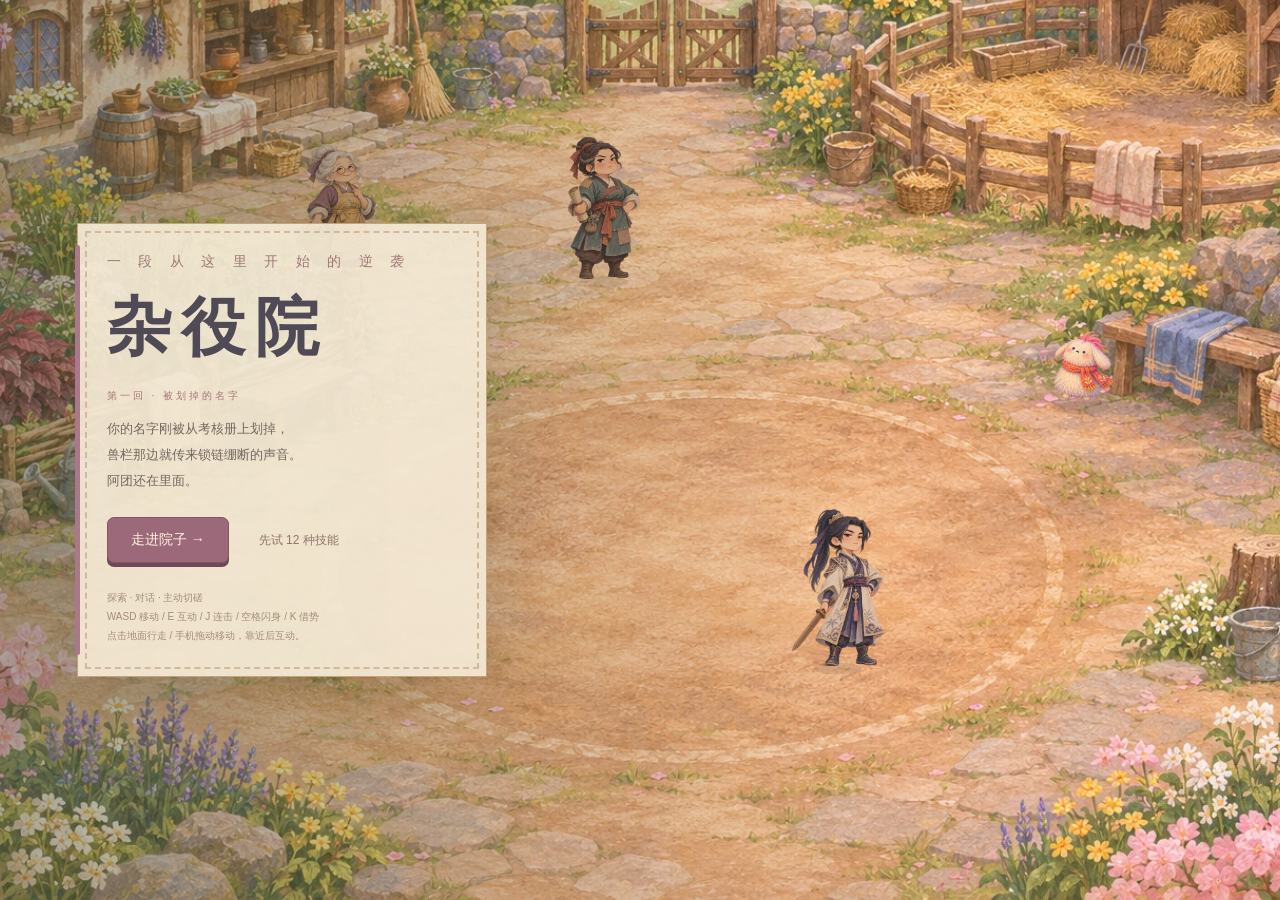
<file: index.html>
<!doctype html>
<html lang="zh-CN"><head><meta charset="utf-8"><meta name="viewport" content="width=device-width,initial-scale=1,viewport-fit=cover"><meta name="theme-color" content="#efe4cd"><meta name="description" content="一段从杂役院开始的逆袭。探索院落、结识伙伴，在亲手赢下的考核中拿回资格。"><title>杂役院 · 第一回</title><link rel="stylesheet" href="courtyard.css?v=3"></head>
<body data-mode="title"><canvas id="world" tabindex="0" aria-label="杂役院，使用 WASD 移动，E 与附近的人物或物品互动"></canvas>
<div id="loading">正在翻开这一回……</div>
<header id="hud"><div class="status paper"><img src="assets/hero-rig/standing.webp" alt="银发主角"><div><span class="small">你的身份</span><b id="identity">杂役弟子</b><div class="health-track"><i id="health"></i></div><small id="condition">身体无恙</small></div></div><div class="chapter-tag"><span>第一回</span><b>杂役院</b></div><nav><button id="journalBtn" aria-label="打开手记">手记 <kbd>Tab</kbd></button><button id="pauseBtn" aria-label="暂停">歇会儿 <kbd>Esc</kbd></button></nav></header>
<div id="enemyHud" class="paper"><small id="enemyIntent"></small><strong id="enemyName"></strong><div class="enemy-track"><i id="enemyHealth"></i></div></div>
<button id="objective" class="paper"><span id="chapterStep">院中差事</span><b id="questTitle"></b><small id="questDetail"></small></button>
<div id="toast" role="status" aria-live="polite"></div><div id="counterNotice">破绽已露 · 可以借势</div>
<div id="controls"><span id="moveHint">WASD 移动 · 靠近后 E 互动</span><button id="interactBtn" class="action interact" aria-label="与附近目标互动"><b>谈</b><span id="interactLabel">互动</span><kbd>E</kbd></button><div id="fightControls"><button id="attackBtn" class="action"><b>击</b><span>连击</span><kbd>J</kbd></button><button id="skillBtn" class="action"><b>势</b><span>未习得</span><kbd>K</kbd></button><button id="dodgeBtn" class="action"><b>避</b><span>闪身</span><kbd>空格</kbd></button></div></div>
<div id="overlay"></div><div id="dialogue" class="paper" role="dialog" aria-modal="true" aria-label="剧情对话"><div class="portrait-wrap"><img id="portrait" alt="对话人物"></div><div class="dialogue-content"><div class="speakerline"><span id="speaker"></span><small id="sceneLabel"></small></div><p id="dialogueText"></p><div id="choices"></div></div></div>
<script src="courtyard.js?v=3"></script><script src="hero-rig-data.js?v=rig1"></script><script src="hero-rig.js?v=planted2"></script><script src="tactics.js?v=1"></script><script>boot();</script></body></html>
</file>
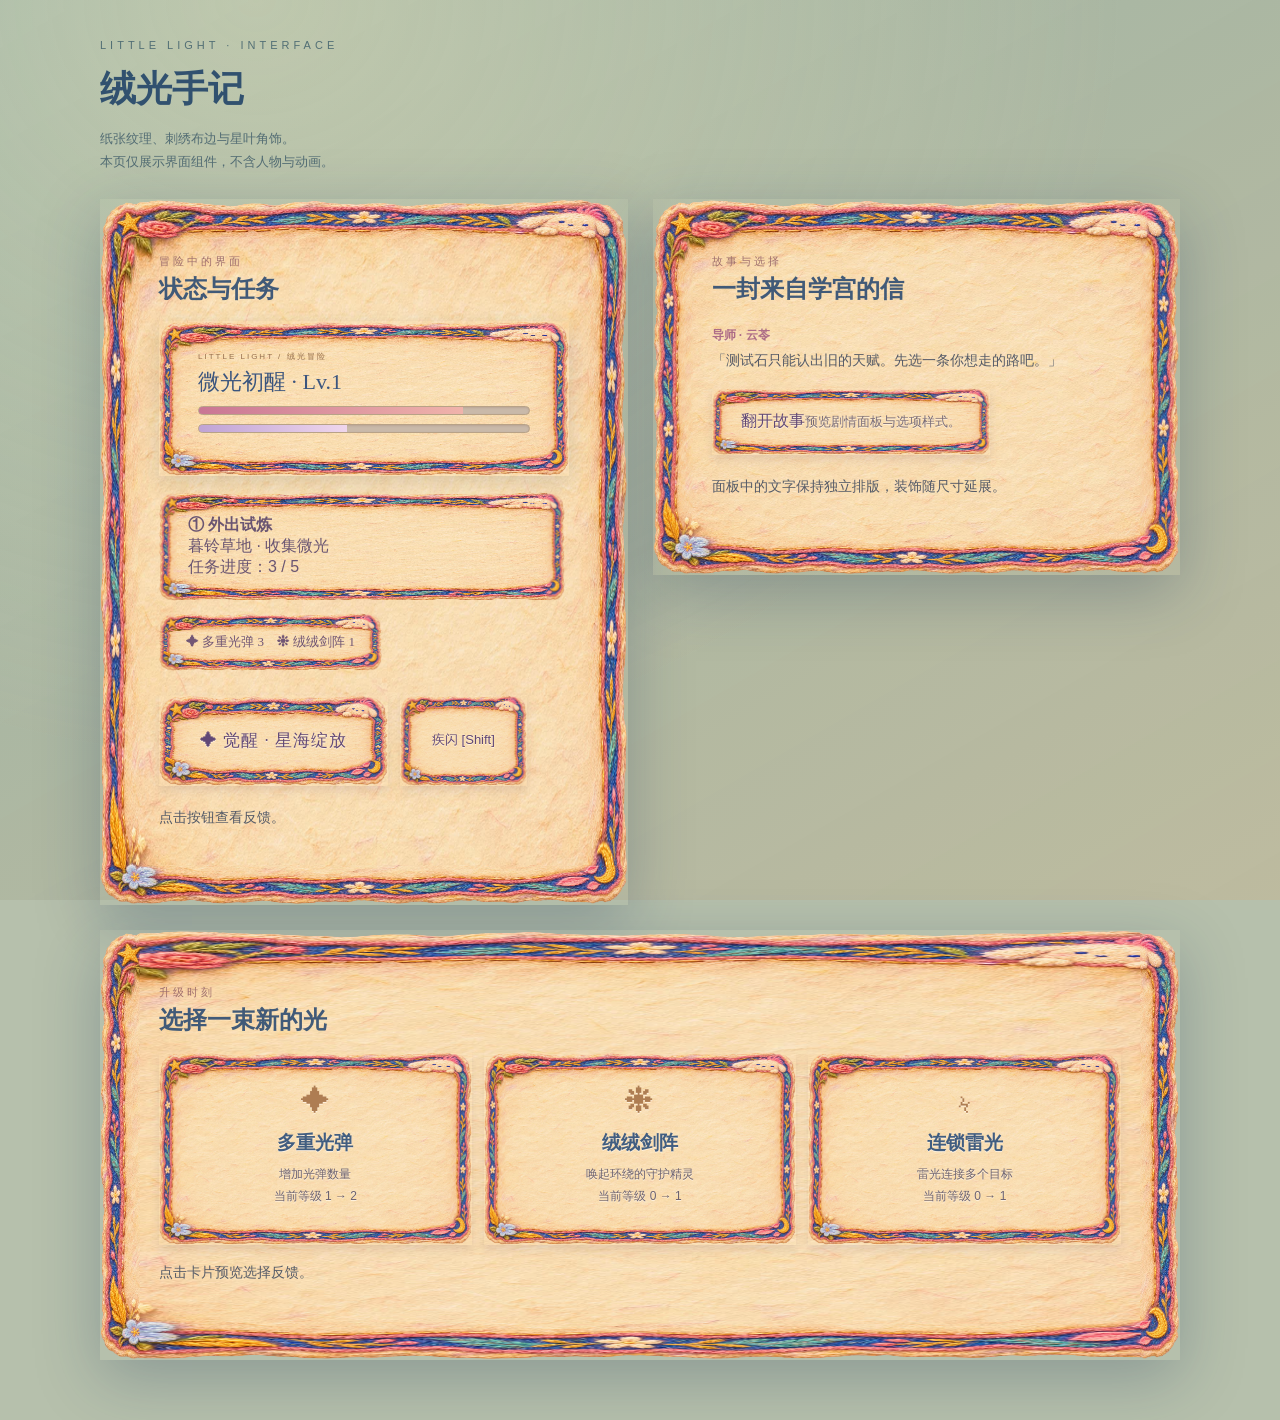
<file: ui/index.html>
<!doctype html>
<html lang="zh-CN"><head><meta charset="utf-8"><meta name="viewport" content="width=device-width,initial-scale=1"><title>绒光冒险 · UI 预览</title><link rel="stylesheet" href="theme.css"><style>
*{box-sizing:border-box}body{margin:0;overflow:auto;min-height:100vh;background:#b6c0ac;color:#40516b;font-family:'PingFang SC',sans-serif}body:before{content:'';position:fixed;inset:0;pointer-events:none;background:radial-gradient(ellipse at 20% 0%,#fff0c050,transparent 60%),linear-gradient(150deg,#6e9d9955,#c8b38c66)}.demo{position:relative;max-width:1130px;padding:35px 25px 60px;margin:auto}.intro{margin:0 0 25px}.intro small{letter-spacing:4px;font-size:11px;color:#526f75}.intro h1{font-family:'Songti SC',serif;color:#31516f;font-size:36px;margin:12px 0 7px}.intro p{font-size:13px;color:#536d74;line-height:1.8}.row{display:grid;grid-template-columns:1fr 1fr;gap:25px;align-items:start}.demo .panel{width:100%;max-height:none;position:relative}.panel h2{font-family:'Songti SC',serif;color:#415a78;font-size:24px;margin:4px 0 16px}.panel p{font-size:14px;line-height:1.9}.demo #hud{position:static;display:block;margin:0 0 16px}.demo #hud>div:first-child{padding:8px 17px 12px;min-width:0;width:auto}.demo #stats{display:block;margin-top:14px;text-align:left}.demo #quest,.demo #skills,.demo #burst,.demo #dash{position:static;display:inline-block;max-width:100%;margin:8px 4px 4px 0}.demo #quest{display:block}.bar{height:9px;background:#c9b9a9;border:1px solid #b8a287;border-radius:10px;overflow:hidden;margin:9px 0;width:100%}.fill{height:100%}.button-row{display:flex;flex-wrap:wrap;gap:8px;margin-top:12px}.cards{display:grid;grid-template-columns:repeat(3,1fr);gap:12px}.card{cursor:pointer;font:inherit;text-align:center}.card b,.card small{display:block}.card b{margin:12px 0 8px}.card small{font-size:12px;line-height:1.8}.icon{font-size:29px}.wide{margin-top:25px}.status{font-size:13px;color:#806084;line-height:1.8;min-height:24px}.demo button:hover{filter:brightness(1.06)}.brand{font-size:9px;letter-spacing:2px}.title{font-family:'Songti SC',serif;font-size:24px;margin:6px 0}.speaker{font-weight:bold;font-size:12px}.eyebrow{font-size:11px;letter-spacing:3px}.caption-note{font-size:12px;color:#66747c;margin-top:18px}dialog{border:none;padding:20px;background:transparent;width:min(750px,96vw);max-height:95vh}dialog::backdrop{background:#233b5a70;backdrop-filter:blur(4px)}dialog .panel{margin:auto}dialog h2{font-family:'Songti SC',serif;color:#415a78}button{cursor:pointer;font:inherit}button:focus-visible{outline:3px solid #8c709e;outline-offset:4px}
@media(max-width:700px){.demo{padding:23px 13px 35px}.row{grid-template-columns:1fr}.intro h1{font-size:29px}.cards{grid-template-columns:1fr}.card{text-align:left}.card .icon{float:left;margin-right:15px}.panel{padding:12px!important}.panel h2{font-size:22px}}
</style></head><body><main class="demo"><header class="intro"><small>LITTLE LIGHT · INTERFACE</small><h1>绒光手记</h1><p>纸张纹理、刺绣布边与星叶角饰。<br>本页仅展示界面组件，不含人物与动画。</p></header><div class="row"><section class="panel"><div class="eyebrow">冒险中的界面</div><h2>状态与任务</h2><div id="hud"><div><div class="brand">LITTLE LIGHT / 绒光冒险</div><div class="title">微光初醒 · Lv.1</div><div class="bar" aria-label="生命 80%"><div class="fill" style="width:80%"></div></div><div class="bar" aria-label="经验 45%"><div class="fill" id="xp" style="width:45%"></div></div></div></div><div id="quest"><b>① 外出试炼</b><br>暮铃草地 · 收集微光<br>任务进度：3 / 5</div><div id="skills">✦ 多重光弹 3　❋ 绒绒剑阵 1</div><div class="button-row"><button id="burst" type="button">✦ 觉醒 · 星海绽放</button><button id="dash" type="button">疾闪 [Shift]</button></div><p class="status" id="actionStatus" role="status">点击按钮查看反馈。</p></section><section class="panel"><div class="eyebrow">故事与选择</div><h2>一封来自学宫的信</h2><p><span class="speaker">导师 · 云苓</span><br>「测试石只能认出旧的天赋。先选一条你想走的路吧。」</p><button type="button" class="choice" id="openStory">翻开故事<small>预览剧情面板与选项样式。</small></button><p class="caption-note">面板中的文字保持独立排版，装饰随尺寸延展。</p></section></div><section class="panel wide"><div class="eyebrow">升级时刻</div><h2>选择一束新的光</h2><div class="cards"><button type="button" class="card" data-skill="多重光弹"><span class="icon">✦</span><b>多重光弹</b><small>增加光弹数量<br>当前等级 1 → 2</small></button><button type="button" class="card" data-skill="绒绒剑阵"><span class="icon">❋</span><b>绒绒剑阵</b><small>唤起环绕的守护精灵<br>当前等级 0 → 1</small></button><button type="button" class="card" data-skill="连锁雷光"><span class="icon">ϟ</span><b>连锁雷光</b><small>雷光连接多个目标<br>当前等级 0 → 1</small></button></div><p class="status" id="skillStatus" role="status">点击卡片预览选择反馈。</p></section></main><dialog id="storyDialog"><section class="panel"><div class="eyebrow">归绒学宫 · 剧情面板预览</div><h2>一点微光，也会被看见</h2><p><span class="speaker">云苓</span><br>「先不用急着证明自己。带上这封信，去看看属于你的路。」</p><button type="button" class="choice" id="closeStory">收好信件，继续冒险</button></section></dialog><script>
const byId=id=>document.getElementById(id);byId('openStory').onclick=()=>byId('storyDialog').showModal();byId('closeStory').onclick=()=>byId('storyDialog').close();document.querySelectorAll('[data-skill]').forEach(button=>button.onclick=()=>{byId('skillStatus').textContent='已选择：'+button.dataset.skill;});byId('burst').onclick=()=>{byId('actionStatus').textContent='觉醒按钮已触发（UI 预览，不运行战斗）。'};byId('dash').onclick=()=>{byId('actionStatus').textContent='疾闪按钮已触发（UI 预览，不移动人物）。'};
</script></body></html>
</file>
<file: courtyard.css>
:root{--ink:#473e4c;--muted:#8d7b79;--paper:#f6ecd9;--rose:#ad6675;--sage:#6f8a77;--edge:#c7ab86}*{box-sizing:border-box}body{margin:0;color:var(--ink);font-family:'PingFang SC','Microsoft Yahei',sans-serif;background:#b8c5a0;overflow:hidden}button{font:inherit;cursor:pointer;touch-action:manipulation;-webkit-tap-highlight-color:transparent}button:focus-visible{outline:3px solid #735970;outline-offset:3px}canvas{display:block;width:100vw;height:100dvh;touch-action:none;outline:none}.paper{border:16px solid transparent;border-image:url('assets/ui-frame-v2.webp') 152 fill / 16px / 0 stretch;color:var(--ink);background:none;filter:drop-shadow(0 5px 10px #3f3a4520)}#loading{position:fixed;inset:0;background:var(--paper);z-index:100;display:grid;place-items:center;letter-spacing:4px;font-family:serif}#hud{position:fixed;inset:14px 18px auto;display:flex;align-items:start;justify-content:space-between;gap:14px;pointer-events:none;z-index:2}.status{display:flex;align-items:center;width:238px;padding:2px 8px 8px 1px;gap:8px}.status img{height:75px;width:53px;object-fit:contain}.status>div{flex:1}.small{display:block;color:var(--muted);font-size:9px;letter-spacing:2px}.status b{display:block;font:700 19px 'Songti SC',serif;margin:4px 0}.health-track,.enemy-track{height:6px;background:#d8c8b6;border-radius:6px;overflow:hidden}.health-track i,.enemy-track i{display:block;height:100%;width:100%;background:linear-gradient(90deg,#c47c82,#e3aa91);transition:width .15s}#condition{font-size:9px;color:#8a7971;display:block;margin-top:5px}.chapter-tag{font-family:'Songti SC',serif;text-align:center;color:#4b5148;text-shadow:0 1px 8px #fff1d5;margin-top:10px}.chapter-tag span{display:block;font-size:10px;letter-spacing:5px;margin-bottom:5px}.chapter-tag b{font-size:24px;letter-spacing:8px}nav{display:flex;gap:8px;pointer-events:auto}nav button{background:#f7eddcdd;border:1px solid #ac9477;border-radius:7px;padding:10px 12px;color:#695261;font-size:12px;box-shadow:0 2px 0 #b9a58d}kbd{font:9px sans-serif;opacity:.6;margin-left:5px}#objective{position:fixed;bottom:24px;left:21px;width:263px;text-align:left;padding:8px 12px 12px;cursor:pointer;z-index:2}#chapterStep{font-size:9px;color:#ad7180;letter-spacing:2px}#objective b{display:block;font:700 19px 'Songti SC',serif;margin:7px 0}#objective small{font-size:11px;line-height:1.8;color:#7a6b69;display:block}#controls{position:fixed;right:23px;bottom:25px;display:flex;align-items:end;gap:12px;z-index:3;pointer-events:none}#moveHint{position:fixed;left:50%;bottom:16px;transform:translateX(-50%);font-size:10px;color:#524d4a;background:#f3ecd8b0;padding:6px 12px;border-radius:20px;white-space:nowrap}.action{width:74px;height:84px;border:1px solid #a38772;border-radius:45% 45% 38% 38%;background:radial-gradient(ellipse at 35% 25%,#fff5df,#e4ccb1);box-shadow:0 4px 0 #a48b77,0 6px 14px #59445130;color:#765666;pointer-events:auto;position:relative;padding:6px}.action b{font:700 28px 'Songti SC',serif;display:block;line-height:1.3}.action span{font-size:10px;display:block}.action kbd{font-size:8px;position:absolute;right:7px;top:7px}.action:active{transform:translateY(3px);box-shadow:0 1px 0 #a48b77}.action:disabled{filter:grayscale(.5);opacity:.6;cursor:default}#attackBtn{background:radial-gradient(ellipse at 35% 25%,#fff0df,#e6b1a2)}#skillBtn{background:radial-gradient(ellipse at 35% 25%,#fff0df,#c6b3cf)}#dodgeBtn{background:radial-gradient(ellipse at 35% 25%,#fff0df,#bac7b2)}#fightControls{display:flex;gap:12px}#interactBtn{width:64px;height:70px;background:#f2e7d2}#interactBtn b{font-size:23px}#toast{position:fixed;top:24%;left:50%;transform:translateX(-50%);max-width:80%;color:#fff9e8;background:#514052dc;border:1px solid #c9a88d;border-radius:18px;padding:10px 20px;font-size:14px;z-index:6;pointer-events:none;opacity:0;transition:opacity .15s;text-align:center;line-height:1.7}#toast.show{opacity:1}#counterNotice{position:fixed;left:50%;top:30%;transform:translateX(-50%);color:#70495e;background:#f5e7d3ed;border:1px dashed #a6787b;padding:8px 15px;border-radius:7px;font-size:13px;display:none;pointer-events:none}#enemyHud{position:fixed;top:22px;left:50%;transform:translateX(-50%);width:270px;padding:4px 14px 10px;text-align:center;z-index:2;display:none}#enemyHud small{color:#9b6d69;font-size:10px;display:block;min-height:15px}#enemyHud strong{font:700 19px 'Songti SC',serif;display:block;margin:4px 0 9px}.enemy-track{height:7px}.enemy-track i{background:#ad697c}#overlay{position:fixed;inset:0;z-index:10;display:none;align-items:center;justify-content:center;background:#3d354964;backdrop-filter:blur(4px);padding:22px}.menu{width:min(680px,100%);max-height:94dvh;overflow:auto;padding:22px 29px 28px;border-width:30px;border-image-width:30px}.eyebrow{font-size:10px;letter-spacing:3px;color:#a47678}.menu h1{font:700 38px 'Songti SC',serif;margin:14px 0 20px;letter-spacing:4px}.menu p{font-size:14px;line-height:2;color:#75645f}.menu button,.choice{border:1px solid #b4987d;background:#f2e3cc;color:#6e4e63;border-radius:7px;padding:12px 19px;font-size:13px;box-shadow:0 3px 0 #c2a98b}.menu button:hover,.choice:hover{background:#fff3dc}.menu button.secondary{background:#e3d9c9;margin-left:8px;color:#82706a}.menu .note{font-size:11px;color:#9c8778;line-height:1.8}.title-view{justify-content:flex-start!important;background:linear-gradient(90deg,#414e3870,#414e3800 70%)!important;backdrop-filter:none!important;padding-left:6vw!important}.title-card{width:min(410px,93%);padding:29px 29px 31px;background:#f5ead5ed;border:1px solid #c2a37c;box-shadow:0 18px 80px #35433335;position:relative;outline:2px dashed #d3b99b;outline-offset:-10px}.title-card:before{content:'';position:absolute;width:5px;top:21px;bottom:21px;left:-3px;background:#aa788b;border-radius:5px}.title-card h1{font:700 64px 'Songti SC',serif;letter-spacing:10px;line-height:1.1;margin:22px 0;color:#504956}.title-card .chapter-no{font:14px 'Songti SC',serif;letter-spacing:7px;color:#a07976}.title-card p{font-size:13px;line-height:2;color:#74675f;margin-bottom:23px}.title-card button{background:#9c697b;color:#fff3dd;border:1px solid #825568;box-shadow:0 4px 0 #704958;padding:13px 23px;border-radius:7px;font-size:14px}.title-card .secondary{background:transparent;color:#90746b;border:0;box-shadow:none;margin-left:7px;font-size:12px}.title-card small{display:block;margin-top:25px;font-size:10px;color:#a38b7c;line-height:1.9}#dialogue{display:none;position:fixed;left:50%;bottom:21px;transform:translateX(-50%);width:min(970px,94vw);z-index:12;padding:13px 20px 17px;border-width:24px;border-image-width:24px;align-items:center;gap:20px}.portrait-wrap{width:107px;min-width:107px;height:145px;position:relative;align-self:end;overflow:visible}.portrait-wrap img{height:175px;max-width:130px;object-fit:contain;position:absolute;bottom:-2px;left:-4px;filter:drop-shadow(0 4px 3px #775f5520)}.dialogue-content{flex:1;min-width:0}.speakerline{display:flex;justify-content:space-between;gap:10px;align-items:center}#speaker{font:700 20px 'Songti SC',serif;color:#965d72}#sceneLabel{color:#aa9481;font-size:10px}#dialogueText{font-size:15px;line-height:1.95;margin:12px 0 16px;white-space:pre-line}#choices{display:flex;gap:8px;flex-wrap:wrap}.choice{font-size:12px;padding:10px 15px;text-align:left;flex:1;min-width:120px;line-height:1.6}.choice small{display:block;font-size:10px;color:#9b7f76;margin-top:4px}.journal-sections{display:grid;grid-template-columns:1fr 1fr;gap:20px}.journal-sections h3{font:700 20px serif;color:#806277;border-bottom:1px dashed #bba184;padding-bottom:10px}.journal-sections p{font-size:12px;line-height:1.9}.journal-sections b{color:#6c596c}.end-record{display:flex;gap:14px;border-top:1px dashed #b9a181;border-bottom:1px dashed #b9a181;padding:17px 0;margin:20px 0}.end-record div{flex:1}.end-record small{display:block;font-size:10px;color:#957d76;margin-bottom:8px}.end-record b{font:700 18px serif;color:#806078}body[data-mode=title] #hud,body[data-mode=title] #objective,body[data-mode=title] #controls,body[data-mode=dialogue] #controls,body[data-mode=paused] #controls,body[data-mode=journal] #controls,body[data-mode=ending] #controls{visibility:hidden}body[data-mode=combat] .chapter-tag{visibility:hidden}
@media(max-width:700px){#hud{inset:8px 8px auto}.status{width:190px;border-width:12px;border-image-width:12px;padding:1px 4px 5px;gap:5px}.status img{height:56px;width:37px}.status b{font-size:15px}.status .small{font-size:8px}#condition{font-size:8px}.chapter-tag{display:none}nav button{font-size:10px;padding:8px}nav kbd{display:none}#objective{width:205px;bottom:18px;left:9px;border-width:12px;border-image-width:12px;padding:4px 8px 8px}#objective b{font-size:15px;margin:5px 0}#objective small{font-size:9px}.action{width:59px;height:69px}.action b{font-size:23px}.action span{font-size:9px}.action kbd{display:none}#controls{bottom:22px;right:12px;gap:8px}#fightControls{gap:8px}#interactBtn{width:55px;height:61px}#moveHint{bottom:5px;font-size:8px;padding:4px 8px}#enemyHud{top:94px;width:230px;font-size:12px}#enemyHud strong{font-size:16px}#toast{font-size:12px;top:25%;padding:8px 12px;width:max-content;max-width:85%}#counterNotice{top:36%;font-size:11px}#dialogue{bottom:11px;width:96vw;gap:9px;border-width:17px;border-image-width:17px;padding:9px 9px 13px}.portrait-wrap{width:65px;min-width:65px;height:103px}.portrait-wrap img{height:126px;max-width:83px;left:-9px}#speaker{font-size:17px}#sceneLabel{font-size:8px}#dialogueText{font-size:12px;line-height:1.85;margin:8px 0 11px}.choice{font-size:11px;padding:7px 9px;min-width:100px}.choice small{font-size:9px}.menu{border-width:21px;border-image-width:21px;padding:15px}.menu h1{font-size:28px}.menu p{font-size:12px}.journal-sections{gap:12px}.title-card h1{font-size:55px}.title-card{padding:25px}.title-view{padding-left:5vw!important}}
@media(max-height:540px) and (orientation:landscape){#hud{inset:7px 10px auto}.status{width:198px;border-width:11px;border-image-width:11px;padding:0 5px 3px;gap:5px}.status img{height:48px;width:35px}.status b{font-size:14px;margin:2px 0}.small{font-size:7px}.health-track{height:4px}#condition{font-size:8px}.chapter-tag{display:block;margin-top:3px}.chapter-tag span{font-size:8px}.chapter-tag b{font-size:18px}nav button{padding:8px;font-size:10px}#objective{bottom:13px;left:10px;width:206px;border-width:11px;border-image-width:11px;padding:4px 7px 6px}#objective b{font-size:15px;margin:4px 0}#objective small{font-size:9px}#chapterStep{font-size:8px}.action{width:58px;height:64px}.action b{font-size:22px}.action span{font-size:9px}.action kbd{font-size:7px}#controls{bottom:17px;right:13px;gap:8px}#fightControls{gap:8px}#moveHint{bottom:4px;font-size:8px;padding:3px 9px}#interactBtn{width:52px;height:58px}#enemyHud{top:9px;width:223px;border-width:12px;border-image-width:12px;padding:2px 8px 6px}#enemyHud strong{font-size:16px;margin:2px 0 6px}#enemyIntent{font-size:8px!important;min-height:11px!important}#toast{top:24%;font-size:11px;padding:7px 12px}#counterNotice{top:33%;font-size:10px}#dialogue{bottom:9px;width:min(800px,94vw);border-width:17px;border-image-width:17px;padding:8px 13px 10px;gap:12px}.portrait-wrap{width:72px;min-width:72px;height:92px}.portrait-wrap img{height:125px;max-width:89px;left:-5px}#dialogueText{font-size:12px;line-height:1.7;margin:7px 0 10px}#speaker{font-size:17px}#sceneLabel{font-size:8px}.choice{font-size:11px;padding:7px 10px}.choice small{font-size:9px}.title-card{max-width:370px;padding:22px 27px}.title-card h1{font-size:49px;margin:14px 0}.title-card p{font-size:11px;margin-bottom:16px;line-height:1.8}.title-card small{font-size:8px;margin-top:16px}.title-card .chapter-no{font-size:11px}.title-card button{font-size:12px;padding:10px 17px}.menu{border-width:22px;border-image-width:22px;padding:11px 20px}.menu h1{font-size:27px;margin:10px 0}.menu p{font-size:12px;line-height:1.8}.end-record{padding:12px 0;margin:12px 0}.end-record b{font-size:16px}}
@media(prefers-reduced-motion:reduce){*{transition:none!important}}
body[data-mode=tactics] #hud,body[data-mode=tactics] #objective,body[data-mode=tactics] #controls,body[data-mode=tactics] #toast{visibility:hidden}
.tac-overlay{background:#372c38aa!important;padding:8px!important}
.tac-panel{width:min(820px,98vw);max-height:96dvh;overflow:auto;padding:9px 14px 14px;border-width:20px;border-image-width:20px}
.tac-header,.tac-footer{display:flex;align-items:center;justify-content:space-between;gap:12px;font-size:12px}
.tac-header h1{font:700 25px serif;margin:4px 0 8px}.tac-header strong{color:#875572}
.tac-header button,.tac-footer button,.tac-bar button{background:#f2e3cc;color:#654d61;border:1px solid #b49a7f;border-radius:6px;padding:6px 9px}
.tac-grid{display:grid;grid-template-columns:repeat(8,minmax(0,1fr));gap:3px;padding:5px;background:#ab8c7944;border-radius:8px}
.tac-cell{height:clamp(31px,9dvh,68px);min-width:0;position:relative;background:#e6d6b9;border:1px solid #baa68c;border-radius:5px;color:#534455;display:flex;align-items:end;justify-content:center;overflow:hidden}
.tac-cell.valid{border-color:#6b8a78;box-shadow:inset 0 0 0 1px #749983}.tac-cell.valid:hover{filter:brightness(1.15)}
.tac-cell.danger{outline:2px dashed #a23f4c;outline-offset:-4px}
.tac-cell.oil{background:#c5ac70}.tac-cell.fire{background:#d68467}.tac-cell.water{background:#9cbdbd}.tac-cell.ice{background:#bddae1}.tac-cell.snare{background:#b4ad8c}
.tac-cell img{position:absolute;max-height:87%;max-width:62%;object-fit:contain;bottom:10px}.tac-cell b{font-size:9px;position:relative;background:#fff2dddf;border-radius:3px;padding:1px 2px;line-height:1.2}
.tac-cell em{position:absolute;top:2px;left:3px;font-size:9px;font-style:normal}.training-doll{position:absolute;bottom:14px;color:#79543c;background:#c6a378;border-radius:10px;padding:2px 6px}
.tac-note{font-size:11px;color:#79596e;min-height:29px;padding:6px 0}
.tac-bar{display:grid;grid-template-columns:repeat(7,minmax(0,1fr));gap:4px}.tac-bar button{font-size:11px;padding:4px 2px}.tac-bar small{display:block;font-size:9px;opacity:.8}.tac-bar button:disabled{opacity:.45}.tac-bar button[aria-pressed=true]{background:#a97a92;color:#fff4e5}
.tac-footer{margin-top:8px;line-height:1.5}.tac-footer small{color:#8d6b69}.tac-end{white-space:nowrap;background:#9b6f82!important;color:#fff2dc!important}
@media(max-width:550px){.tac-panel{padding:5px;border-width:13px;border-image-width:13px}.tac-bar{grid-template-columns:repeat(5,minmax(0,1fr))}.tac-cell b{font-size:8px}.tac-footer{font-size:10px}.tac-cell{height:clamp(34px,7dvh,59px)}}
</file>
<file: ui/theme.css>
/* Embroidered paper UI. No character or animation assets required. */
body{background:#143a6b;color:#fff3d1}h1,.title{font-family:'Songti SC','Noto Serif CJK SC',serif}#hud{align-items:flex-start;top:19px;left:22px;right:22px}#hud>div:first-child{padding:15px 20px;background:linear-gradient(115deg,#163f67ec,#234a6ab5);border:1px solid #ead6a871;border-radius:5px 25px 5px 25px;box-shadow:0 6px 30px #182e4833}.brand{font-size:10px;color:#f0d49c;letter-spacing:3px}.title{font-size:24px;color:#fff2ce}.bar{height:6px;width:205px;background:#0b273b8c;border:1px solid #f9dca02e}.fill{background:linear-gradient(90deg,#cb6e8b,#f1b69c)}#xp{background:linear-gradient(90deg,#e6ac39,#fff2ae)}#stats{padding:12px 17px;border-radius:17px 4px 17px 4px;background:#1c4269d9;border:1px solid #e6cf9a55;color:#f9e9c3;font-size:12px}#quest{top:157px;left:29px;color:#fff0c5;background:#1d4165d9;border-radius:3px 15px 3px 15px;padding:12px 16px;border-left:2px solid #e8ca8b;max-width:245px}#pause{top:117px;background:#183f64d9;box-shadow:0 3px 0 #112f4a;border:1px solid #d7c59266;color:#f6e3b7}button{border:1px solid #e4c78d95;background:linear-gradient(120deg,#28547a,#173c61);border-radius:7px 20px 7px 20px;color:#fff0c9;box-shadow:0 4px 0 #132e4a}#burst{background:linear-gradient(120deg,#b96c91,#744772);border:1px solid #f1c49a;box-shadow:0 4px 0 #523753}#dash{background:linear-gradient(120deg,#608c9d,#2b557a);border:1px solid #f0e0bb99;box-shadow:0 4px 0 #24445c;right:28px}#skills{padding:10px 15px;background:#173d60d9;border:1px solid #e3cb9759;border-radius:4px 17px 4px 17px;color:#f5e9c9;font-size:12px}#overlay{background:#1735518a;backdrop-filter:blur(4px);padding:20px}.panel{color:#314c5a;background:linear-gradient(135deg,#fff8e8f5,#efe4cffa);border:1px solid #f7db9f;box-shadow:0 25px 100px #061f4c70,0 0 0 5px #e8ca8b22;border-radius:8px 32px 8px 32px;position:relative}.panel:before{content:'✦';position:absolute;right:22px;top:17px;color:#b99a5d;font-size:23px}.panel h1{color:#255078}.eyebrow{color:#94754e;font-size:11px}.badge{color:#5b6370;background:#ddcba459;border:1px solid #c7aa7559}.home-view{background:linear-gradient(90deg,#132b579c,#133c5e05 65%),none center/cover!important;backdrop-filter:none!important;justify-content:flex-start!important;padding:4vw!important}.home-view .panel{max-width:515px;background:linear-gradient(130deg,#173f6dea,#1d4669d9);color:#fff2d0;border:1px solid #f5d69699;text-align:left;padding:35px}.home-view .panel h1{font-size:clamp(40px,5.2vw,65px);color:#fff1ca;margin:20px 0;letter-spacing:5px;text-shadow:0 3px 20px #142d60}.home-view .panel p{color:#f9e9c5}.home-view .eyebrow{color:#efd29b}.home-view .badge{color:#ffe6ab;border-color:#f4d79e77;background:#1b33595c}.home-view .panel button{background:linear-gradient(120deg,#e7bd70,#f9dda3);color:#2d4769;box-shadow:0 4px 0 #947b56}.home-view .secondary{background:#335275!important;color:#f6e6c3!important;box-shadow:0 4px 0 #163755!important}.panel.story{width:min(980px,100%);padding:28px 34px}.story h1{font-size:32px;margin:13px 0}.comic{margin:17px 0;gap:12px}.painted-frame{min-height:230px;border-radius:5px 19px 5px 19px;border:1px solid #c3a976;background:#3d6786}.painted-frame:nth-child(2){background:#9e7791}.painted-frame:nth-child(3){background:#8a9d89}.painted-frame .story-art{position:absolute;inset:0;width:100%;height:100%;object-fit:cover}.painted-frame:after{display:none}.caption{margin:9px;background:#fff5dfed;border:1px solid #e0ca9a;font-size:11px;line-height:1.6;color:#395366;box-shadow:0 4px 15px #233b5a20}.creature-window{position:absolute;inset:0;overflow:hidden;background:radial-gradient(ellipse at center,#dabdb066,#385b7159)}.creature-window img{position:absolute;width:200%;height:200%;object-fit:fill}.momo-window img{left:0;top:0}.boss-window img{left:-100%;top:-100%}.card{background:linear-gradient(135deg,#fff8e5,#e6dac2);border:1px solid #bfa976;color:#2e5373;box-shadow:0 4px 0 #b9a780;border-radius:5px 20px 5px 20px}.card:hover{background:#fff5da;transform:translateY(-3px)}.card .icon{color:#b68846}.choice{background:linear-gradient(100deg,#f6edd9,#e6d9bf);color:#31516d;border:1px solid #c8ad7a;box-shadow:0 3px 0 #c0ac86}.speaker{color:#a96b84}.log{background:#e6d8bf;color:#4c6371;border:1px solid #c6ad7d}.secondary{background:#e6d7b9;color:#3b5a72;box-shadow:0 4px 0 #b6a077}#dialogue{color:#365167;border:1px solid #d4bd8c;background:#fff4def2;border-radius:5px 20px 5px 20px;bottom:107px}#toast{top:29%;font-family:'Songti SC',serif;letter-spacing:2px;color:#fff0bd;font-size:25px;text-shadow:0 2px 7px #173e64,0 0 20px #173e64}body[data-mode=intro] #hud,body[data-mode=intro] #bottom,body[data-mode=intro] #pause,body[data-mode=intro] #dash,body[data-mode=intro] #quest{visibility:hidden}button:focus-visible{outline:3px solid #efb778;outline-offset:4px}@media(max-width:600px){#hud{left:12px;right:12px;top:12px}#hud>div:first-child{padding:10px 13px}.brand{font-size:8px;letter-spacing:1.5px}.title{font-size:18px}.bar{width:147px}#stats{padding:8px 11px;font-size:10px}#quest{top:125px;left:14px;font-size:10px;max-width:190px;padding:9px 12px}#pause{top:103px;right:14px;padding:6px 12px}#dash{right:17px}#skills{max-width:47%;font-size:10px;padding:8px}#burst{font-size:12px;padding:16px 13px}.home-view{align-items:flex-end!important;padding:18px!important;background-position:62% center!important}.home-view .panel{max-width:100%;padding:24px;background:linear-gradient(135deg,#163d6bea,#1f4667e8)}.home-view .panel h1{font-size:42px;margin:11px 0}.home-view .panel p{font-size:12px;line-height:1.8;margin:10px 0}.home-view .panel #tip{font-size:10px}.badge{font-size:10px;padding:5px 9px}.panel.story{padding:23px 17px}.story h1{font-size:26px}.painted-frame{min-height:170px}.comic{gap:7px}.caption{font-size:9px;margin:5px;padding:5px}.story p{font-size:13px}.story .cards{gap:12px}.choice{font-size:13px;padding:12px}.choice small{font-size:11px}#toast{font-size:19px;width:88%;left:6%}#dialogue{bottom:109px;font-size:12px;padding:12px;width:90%}}@media(prefers-reduced-motion:reduce){.card:hover{transform:none}}
/* Hand-painted parchment and embroidered cloth UI, silver heroine edition. */
.panel,.panel.story,.home-view .panel{border:40px solid transparent;border-image: url('assets/embroidered-panel.webp') 152 fill / 40px / 0 stretch;background:none!important;border-radius:0;box-shadow:0 18px 60px #17315445;padding:15px 19px 21px;color:#345373;max-height:94dvh}.panel:before{display:none}.panel.story{width:min(1030px,100%)}.panel p,.home-view .panel p{color:#555b68}.panel h1,.home-view .panel h1{color:#314c78;text-shadow:none}.eyebrow,.home-view .eyebrow{color:#9e6e6d}.home-view .panel{max-width:520px;padding:13px 14px 22px}.home-view .panel h1{font-size:54px;letter-spacing:3px;margin:13px 0}.home-view .badge,.badge{color:#6b557a;border:1px dashed #b38691;background:#f5d8ca69}.home-view .panel button,button,.choice,.card,.secondary{border:15px solid transparent;border-image:url('assets/embroidered-panel.webp') 152 fill / 15px / 0 stretch;background:none!important;color:#614876!important;border-radius:0;box-shadow:0 5px 9px #5c3d6120!important;padding:7px 15px;text-shadow:0 1px #fff1dd}.card{border-width:22px;border-image-width:22px;padding:11px 8px 15px}.card b{font-family:'Songti SC',serif;font-size:19px;color:#415d80}.card:hover{filter:brightness(1.06);background:none}.card .icon{color:#ae7d52}.card small{color:#6c6270}.card em{color:#ad6a85}.choice{padding:8px 14px}.choice small{color:#786b76}.secondary{filter:saturate(.65)}.home-view .secondary{background:none!important;color:#795d81!important}.painted-frame{border:3px solid #bea376;outline:2px dotted #dabd8d;outline-offset:2px;border-radius:9px;box-shadow:0 3px 7px #927d6330}.caption{background:#fff1d9ed;border:1px dashed #b49471;border-radius:8px;color:#66576d}.log{background:#edddc7;border:2px dashed #b69389;border-radius:12px;color:#675b74}.hero-medallion{position:absolute;left:18px;top:13px;width:72px;height:97px;object-fit:contain;filter:drop-shadow(0 2px 2px #68556a50);pointer-events:none}#hud>div:first-child{position:relative;border:22px solid transparent;border-image:url('assets/embroidered-panel.webp') 152 fill / 22px / 0 stretch;background:none;padding:8px 13px 12px 79px;border-radius:0;box-shadow:0 7px 20px #263b4c24;min-width:335px}#hud>div:first-child .brand{color:#96704e;font-size:8px;letter-spacing:2px}#hud .title{color:#3b557e;font-size:22px;margin:5px 0}.bar{border:1px solid #b8a287;background:#c9b9a9;height:8px;width:188px;box-shadow:inset 0 1px 2px #8d6d6540}#xp{background:linear-gradient(90deg,#bfa3d5,#efd6ec)}.fill{background:linear-gradient(90deg,#c97694,#f0b3ab)}#stats{border:19px solid transparent;border-image:url('assets/embroidered-panel.webp') 152 fill / 19px / 0 stretch;background:none;color:#645570;font-size:11px;border-radius:0;padding:4px 9px;box-shadow:0 4px 15px #263b4c25}#quest{top:185px;left:23px;border:18px solid transparent;border-image:url('assets/embroidered-panel.webp') 152 fill / 18px / 0 stretch;background:none;color:#6a5572;padding:5px 11px;max-width:270px;border-radius:0}#pause{top:129px;border-width:11px;border-image-width:11px;color:#785774;padding:4px 11px;font-size:12px;box-shadow:none}#skills{border:17px solid transparent;border-image:url('assets/embroidered-panel.webp') 152 fill / 17px / 0 stretch;background:none;border-radius:0;color:#725775;font-family:'Songti SC',serif;font-size:13px;padding:3px 10px;max-width:55%}#burst{border:24px solid transparent;border-image:url('assets/embroidered-panel.webp') 152 fill / 24px / 0 stretch;background:none;color:#824f7e;padding:10px 17px;font-family:'Songti SC',serif;font-size:17px;letter-spacing:1px;box-shadow:0 5px 20px #69507633}#burst:hover{filter:brightness(1.08) saturate(1.15)}#dash{bottom:123px;border:17px solid transparent;border-image:url('assets/embroidered-panel.webp') 152 fill / 17px / 0 stretch;background:none;color:#6a567d;padding:5px 15px;box-shadow:0 4px 12px #69507633;font-size:13px}#dialogue{border:22px solid transparent;border-image:url('assets/embroidered-panel.webp') 152 fill / 22px / 0 stretch;background:none;color:#675676;border-radius:0;padding:6px 14px;bottom:130px}.speaker{color:#ad6c87}.home-view{background-image:linear-gradient(90deg,#15355d50,transparent 68%),none!important}
@media(max-width:600px){.panel,.panel.story,.home-view .panel{border-width:26px;border-image-width:26px;padding:10px 7px 15px}.home-view .panel h1{font-size:36px}.home-view .panel #tip{font-size:9px;line-height:1.6}.home-view .panel p{font-size:11px}.home-view .panel button{font-size:12px;padding:5px 7px;border-width:13px;border-image-width:13px}.home-view .badge{font-size:9px;padding:4px 7px}.story h1{font-size:25px}#hud>div:first-child{border-width:17px;border-image-width:17px;min-width:0;width:228px;padding:5px 6px 9px 48px}#hud .title{font-size:17px;white-space:nowrap}.hero-medallion{left:0;top:7px;width:48px;height:67px}.bar{width:132px;height:7px}#hud>div:first-child .brand{font-size:6px;letter-spacing:.5px}#stats{font-size:9px;border-width:13px;border-image-width:13px;padding:4px 5px}#hud{gap:8px;left:7px;right:7px;top:8px}#quest{top:137px;left:9px;font-size:9px;max-width:200px;border-width:13px;border-image-width:13px;padding:4px 7px}#pause{top:101px;right:9px;border-width:9px;border-image-width:9px;font-size:10px;padding:4px 7px}#bottom{left:9px;right:9px;bottom:14px}#skills{font-size:10px;border-width:12px;border-image-width:12px;padding:3px 5px;max-width:47%}#burst{font-size:12px;border-width:19px;border-image-width:19px;padding:8px 8px;letter-spacing:0}#dash{bottom:112px;right:12px;border-width:14px;border-image-width:14px;padding:4px 9px;font-size:11px}#dialogue{bottom:122px;border-width:16px;border-image-width:16px;font-size:11px;padding:5px 9px}.card{border-width:17px;border-image-width:17px;padding:9px}.choice{border-width:13px;border-image-width:13px;padding:7px 8px}.comic{margin-top:13px}.painted-frame{min-height:155px}.caption{font-size:9px}}
#pause{border-image:url('assets/embroidered-panel.webp') 152 fill / 11px / 0 stretch;background:none!important}
#activeSpell{position:fixed;right:28px;bottom:201px;border:18px solid transparent;border-image:url('assets/embroidered-panel.webp') 152 fill / 18px / 0 stretch;background:none;color:#73537f;padding:7px 14px;font-size:13px;box-shadow:0 4px 15px #69507633}body[data-mode=intro] #activeSpell{visibility:hidden}@media(max-width:600px){#activeSpell{right:12px;bottom:181px;border-width:14px;border-image-width:14px;padding:5px 9px;font-size:11px}}
</file>
